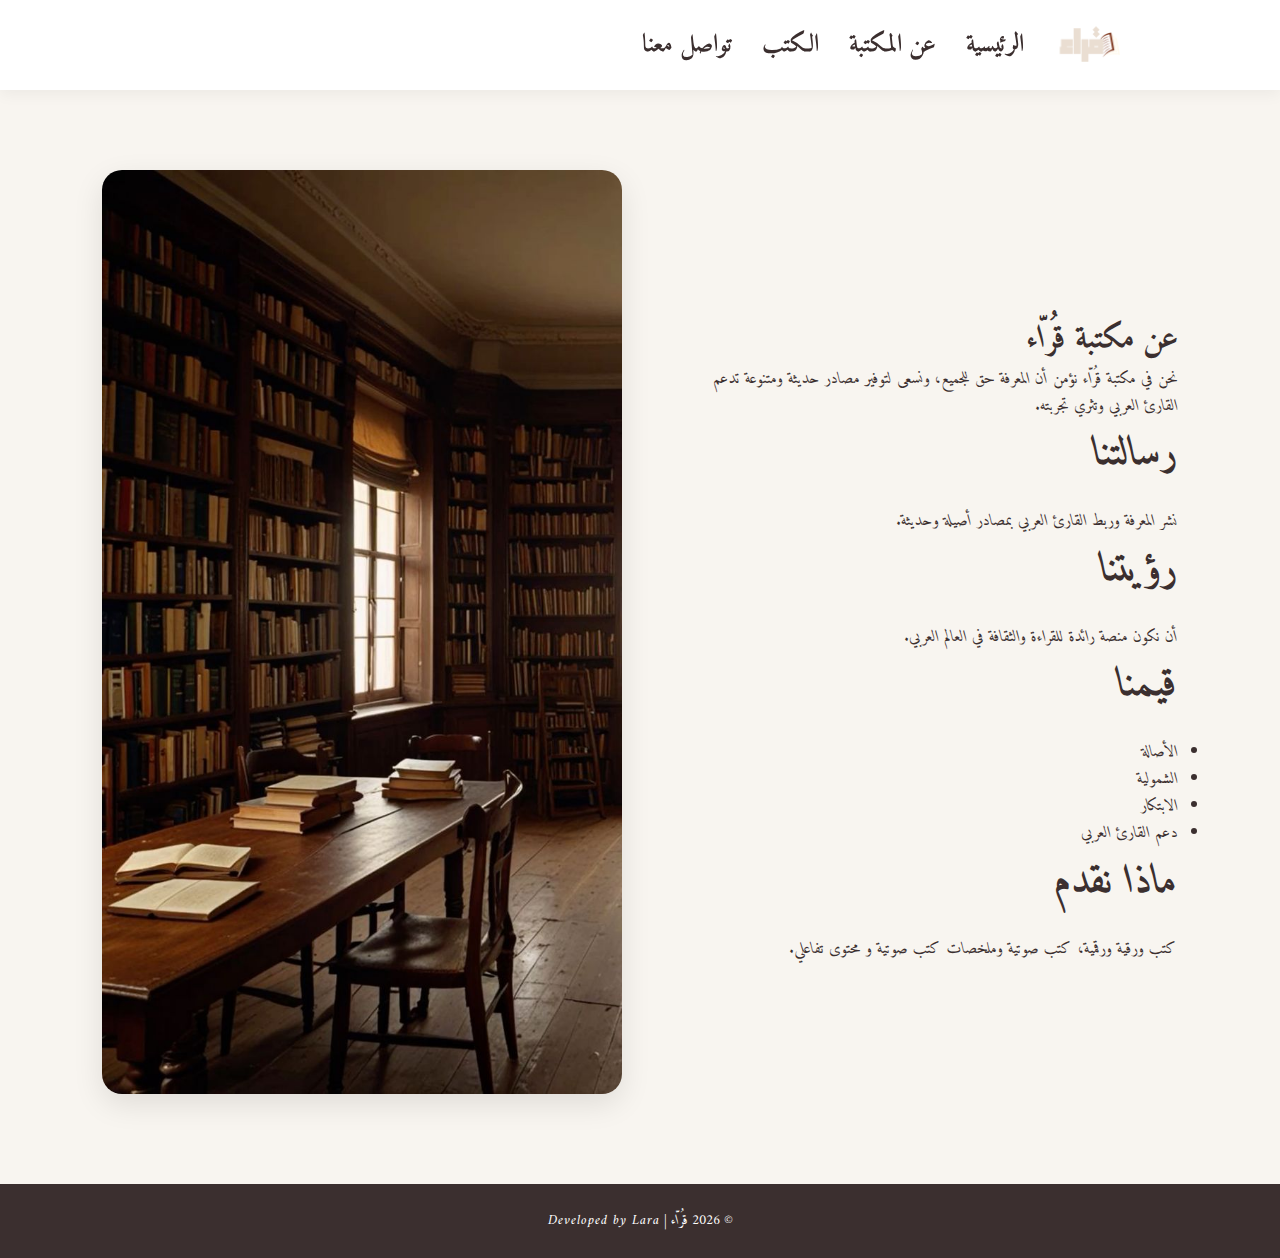
<file: pages/aboutus.html>
<!DOCTYPE html>
<html lang="ar" dir="rtl">

<head>
<meta charset="UTF-8">
    <link href="https://fonts.googleapis.com/css2?family=Amiri&display=swap" rel="stylesheet">
    <meta name="viewport" content="width=device-width, initial-scale=1.0">
    <title>مكتبة قُرّاء- عن المكتبة </title>
    <link rel="stylesheet" href="../css/style.css">
    <!-- <link rel="stylesheet" href="../css/aboutus.css" />There is nothing special that needs its own style. Everything from the basic style has been applied from style.css -->
</head>

<body>
    <header>
        <nav>
            <img src="../images/logo.png" alt="شعار مكتبة قُرّاء" class="logo">
            <ul>
                <li><a href="../index.html">الرئيسية</a></li>
                <li><a href="aboutus.html">عن المكتبة</a></li>
                <li><a href="book.html">الكتب</a></li>
                <li><a href="contantus.html">تواصل معنا</a></li>
            </ul>
        </nav>
    </header>
    <section class="about">
        <div class="text">
            <h1>عن مكتبة <em> قُرّاء<em> </h1>
            <p>نحن في مكتبة قُرّاء نؤمن أن المعرفة حق للجميع، ونسعى لتوفير مصادر حديثة ومتنوعة تدعم القارئ العربي وتثري
                تجربته.</p>

            <h2>رسالتنا</h2>
            <p>نشر المعرفة وربط القارئ العربي بمصادر أصيلة وحديثة.</p>

            <h2>رؤيتنا</h2>
            <p>أن نكون منصة رائدة للقراءة والثقافة في العالم العربي.</p>

            <h2>قيمنا</h2>
            <ul>
                <li>الأصالة</li>
                <li>الشمولية</li>
                <li>الابتكار</li>
                <li>دعم القارئ العربي</li>
            </ul>

            <h2>ماذا نقدم</h2>
            <p>كتب ورقية ورقمية، كتب صوتية وملخصات كتب صوتية و محتوى تفاعلي.</p>
        </div>

        <img src="../images/aboout.jpg" alt="صورة تعبيرية عن مكتبة قُرّاء">
    </section>

    <footer>
        <p>© 2026 قُرّاء | Developed by Lara</p>
    </footer>
</body>

</html>
</file>
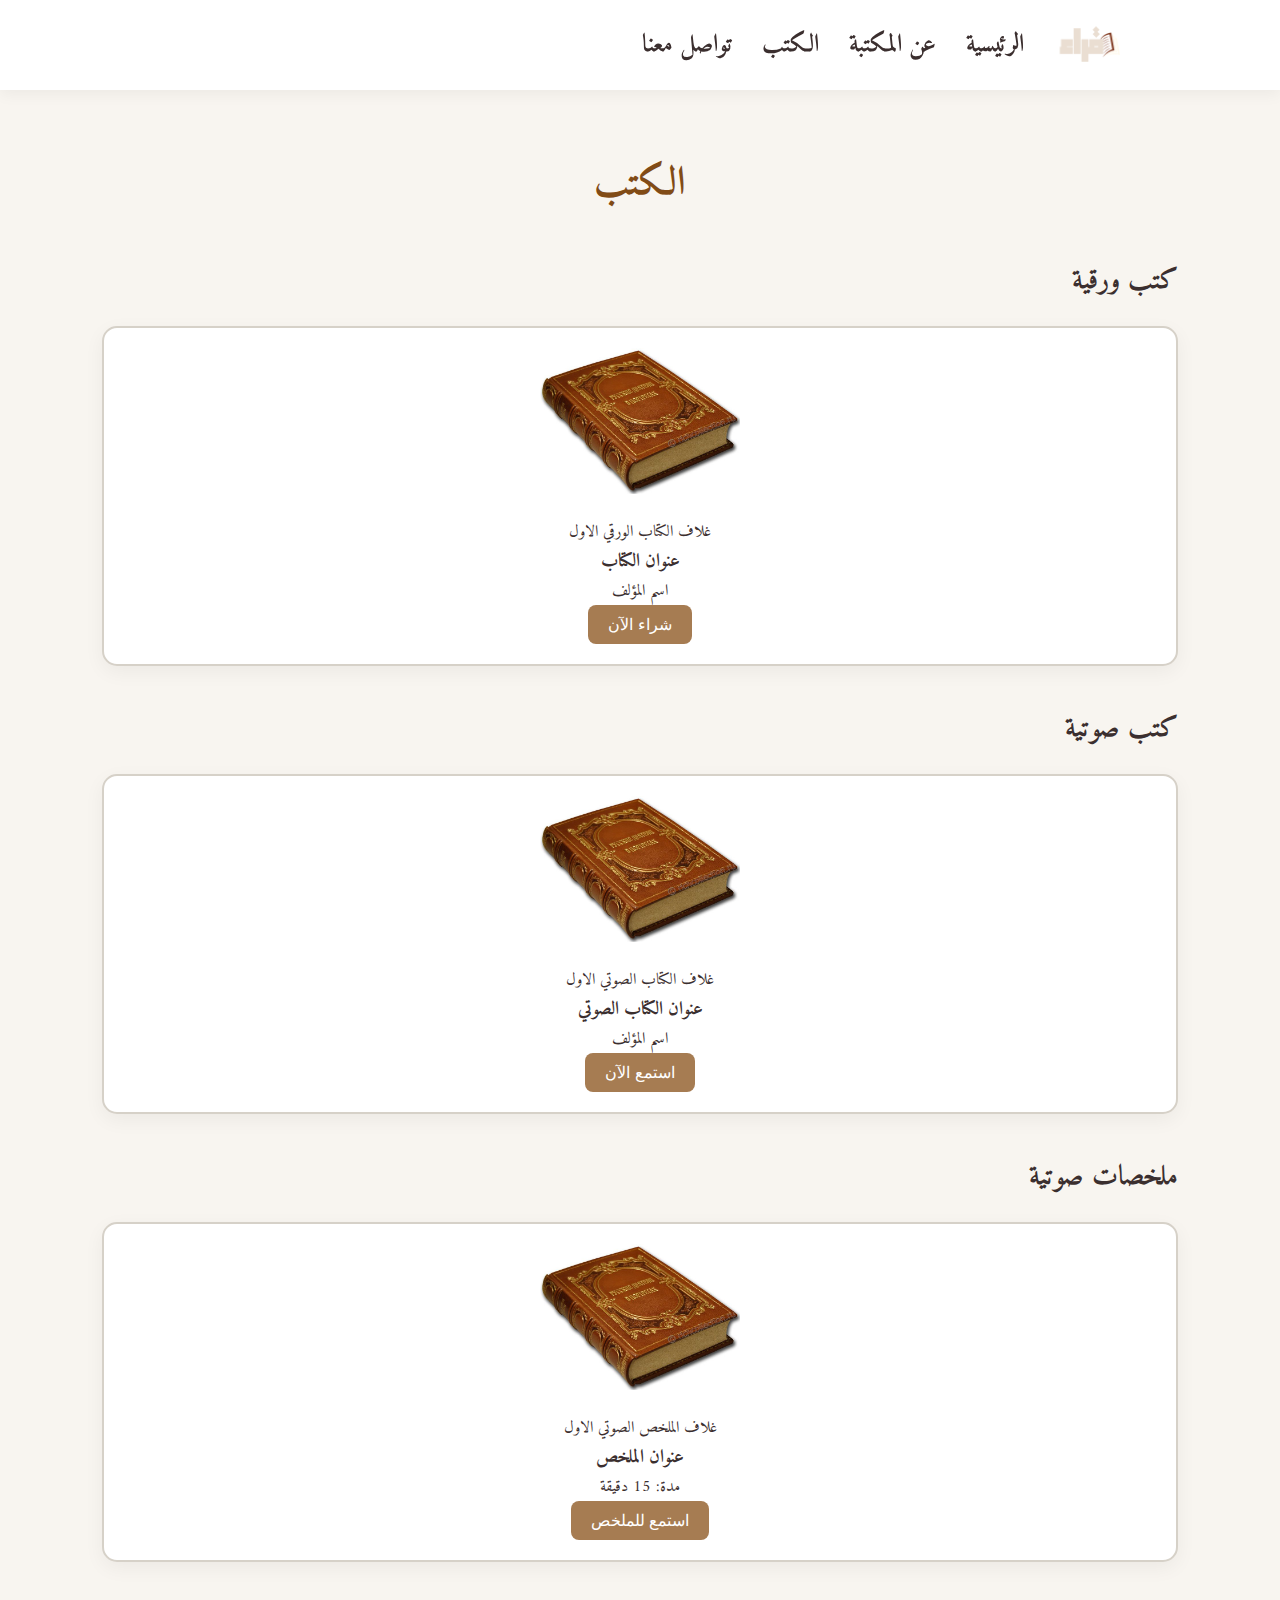
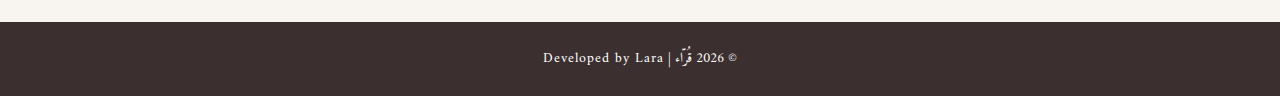
<file: pages/book.html>
<!DOCTYPE html>
<html lang="ar" dir="rtl">

<head>
<meta charset="UTF-8">
    <link href="https://fonts.googleapis.com/css2?family=Amiri&display=swap" rel="stylesheet">
    <meta name="viewport" content="width=device-width, initial-scale=1.0">
    <title>مكتبة قُرّاء - الكتب </title>
    <link rel="stylesheet" href="../css/style.css">
    <link rel="stylesheet" href="../css/book.css">
</head>

<body>
    <header>
        <nav>
            <img src="../images/logo.png" alt="شعار مكتبة قُرّاء" class="logo">
            <ul>
                <li><a href="../index.html">الرئيسية</a></li>
                <li><a href="aboutus.html">عن المكتبة</a></li>
                <li><a href="book.html">الكتب</a></li>
                <li><a href="contantus.html">تواصل معنا</a></li>
            </ul>
        </nav>
    </header>

    <section class="books">
        <h1>الكتب</h1>

        <!--  To Do: This is just one example to illustrate the idea and will be completed later  -->
        <h2>كتب ورقية</h2>
        <div class="book-grid">
            <div class="book-card">
                <img src="../images/book1.jpg" alt="غلاف الكتاب">
                <figcaption>غلاف الكتاب الورقي الاول </figcaption>
                <h3>عنوان الكتاب</h3>
                <p>اسم المؤلف</p>
                <button>شراء الآن</button>
            </div>
        </div>

        <h2>كتب صوتية</h2>
        <div class="book-grid">
            <div class="book-card">
                <img src="../images/book1.jpg" alt="غلاف الكتاب الصوتي">
                <figcaption>غلاف الكتاب الصوتي الاول </figcaption>
                <h3>عنوان الكتاب الصوتي</h3>
                <p>اسم المؤلف</p>
                <button>استمع الآن</button>
            </div>
        </div>

        <h2>ملخصات صوتية</h2>
        <div class="book-grid">
            <div class="book-card">
                <img src="../images/book1.jpg" alt="غلاف الملخص">
                <figcaption>غلاف الملخص الصوتي الاول </figcaption>
                <h3>عنوان الملخص</h3>
                <p>مدة: 15 دقيقة</p>
                <button>استمع للملخص</button>
            </div>
        </div>
    </section>

    <footer>
        <p>© 2026 قُرّاء | Developed by Lara</p>
    </footer>
</body>

</html>
</file>
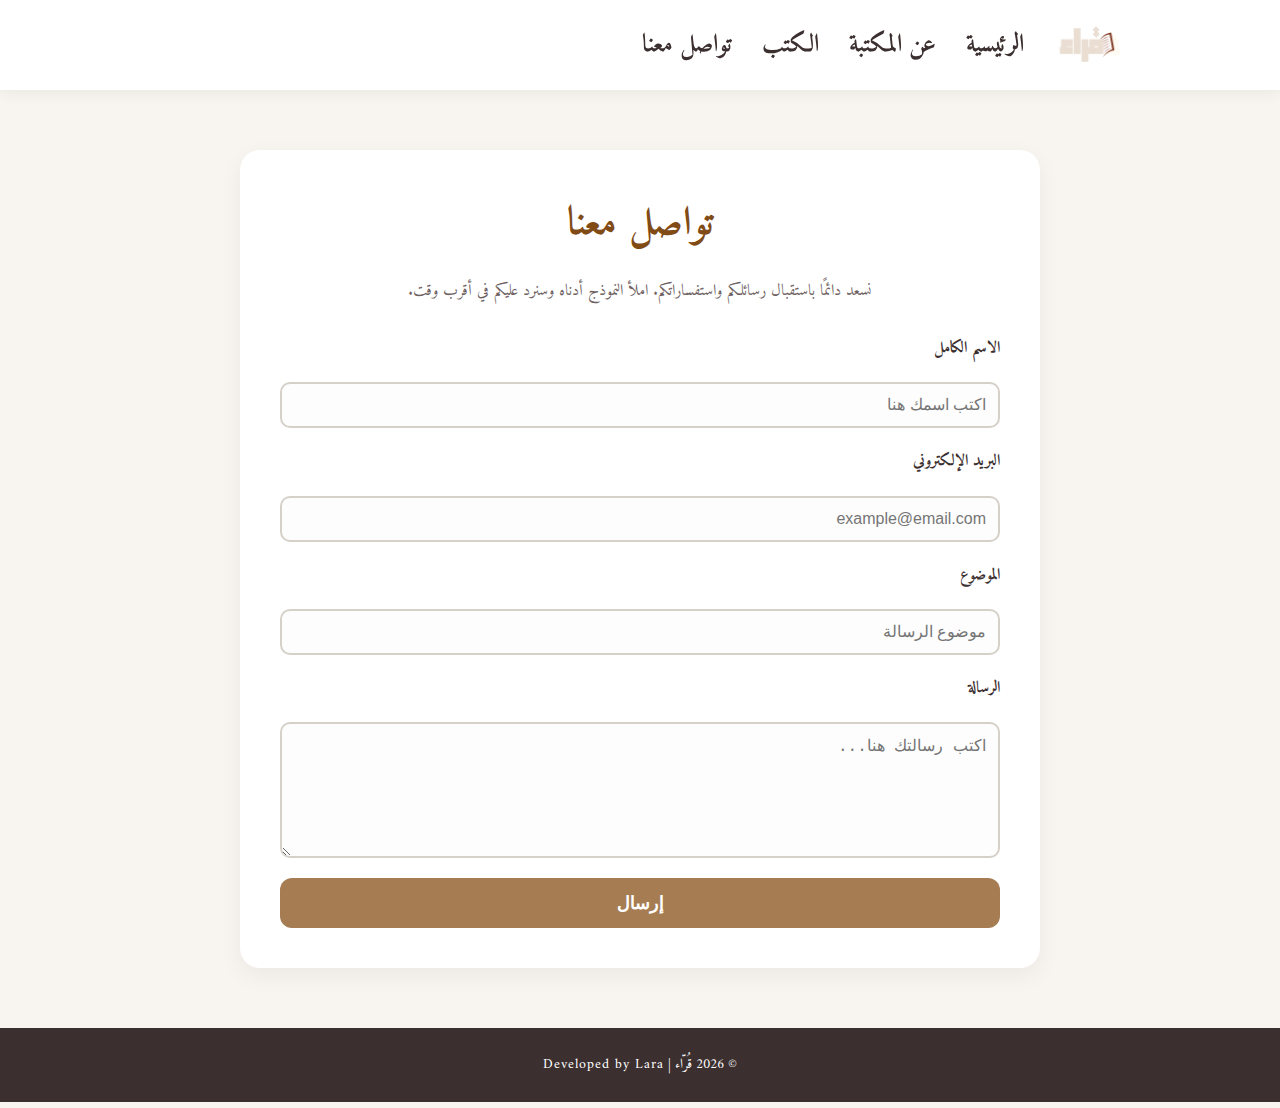
<file: pages/contantus.html>
<!DOCTYPE html>
<html lang="ar" dir="rtl">

<head>
<meta charset="UTF-8">
    <link href="https://fonts.googleapis.com/css2?family=Amiri&display=swap" rel="stylesheet">
    <meta name="viewport" content="width=device-width, initial-scale=1.0">
    <title>مكتبة قُرّاء - تواصل معنا </title>
    <link rel="stylesheet" href="../css/style.css">
    <link rel="stylesheet" href="../css/contantus.css">
</head>

<body>
    <header>
        <nav>
            <img src="../images/logo.png" alt="شعار مكتبة قُرّاء" class="logo">
            <ul>
                <li><a href="../index.html">الرئيسية</a></li>
                <li><a href="aboutus.html">عن المكتبة</a></li>
                <li><a href="book.html">الكتب</a></li>
                <li><a href="contantus.html">تواصل معنا</a></li>
            </ul>
        </nav>
    </header>
    <section class="contact">
        <h1>تواصل معنا</h1>
        <p>نسعد دائمًا باستقبال رسائلكم واستفساراتكم. املأ النموذج أدناه وسنرد عليكم في أقرب وقت.</p>
        <form class="contact-form">
            <label for="name">الاسم الكامل</label>
            <input type="text" id="name" name="name" placeholder="اكتب اسمك هنا" required>
            <label for="email">البريد الإلكتروني</label>
            <input type="email" id="email" name="email" placeholder="example@email.com" required>
            <label for="subject">الموضوع</label>
            <input type="text" id="subject" name="subject" placeholder="موضوع الرسالة" required>
            <label for="message">الرسالة</label>
            <textarea id="message" name="message" rows="6" placeholder="اكتب رسالتك هنا..." required></textarea> <button
                type="submit" class="send-button">إرسال</button>
        </form>
    </section>

    <footer>
        <p>© 2026 قُرّاء | Developed by Lara</p>
    </footer>
</body>

</html>
</file>
<file: css/style.css>
* {
  margin: 0;
  padding: 0;
  box-sizing: border-box;
}
body {
  font-family: 'Amiri', serif;
  background: #f8f5f0;
  color: #3b2f2f;
  line-height: 1.7;
  overflow-x: hidden;
}

section {
  padding: 80px 8%;
}


/*header css*/
header {
  background: #fff;
  box-shadow: 0 4px 15px rgba(0, 0, 0, 0.05);
  position: sticky;
  top: 0;
  z-index: 1000;

  height: 90px;
  display: flex;
  align-items: center;
  padding: 0 40px;
}

.logo {
  width: 120px;
  height: auto;
}

nav {
  display: flex;
  justify-content: flex-start;
  align-items: center;
  padding: 20px 8%;
}

nav ul {
  list-style: none;
  display: flex;
  gap: 30px;
}

nav a {
  text-decoration: none;
  font-weight: 700;
  font-size: 25px;
  color: #3b2f2f;
  transition: 0.3s ease;
  position: relative;
}

nav a:hover {
  color: #eee1d2;
}


/*/hero section*/

.hero {
  min-height: 40vh;
  display: flex;
  justify-content: space-between;
  background: linear-gradient(to left, #f8f5f0, #efe6dc);
  gap: 50px;
}

.hero-content {
  max-width: 45%;
}

.hero h1 {
  font-size: 65px;
  color: #814b16;
  margin-bottom: 65px;
}

.hero p {
  font-size: 22px;
  color: #6e5f5f;
  margin-bottom: 30px;
}

.sub-button {
  display: inline-block;
  background: #a67c52;
  color: #000000;
  padding: 14px 35px;
  border-radius: 12px;
  font-size: 18px;
  transition: 0.3s ease;
  box-shadow: 0 6px 15px rgba(0, 0, 0, 0.1);
}

.sub-button:hover {
  background: #814b16;
  ;
  transform: translateY(-4px);
}

.hero img {
  max-width: 100%;
  height: auto;
  border-radius: 20px;
}
/* cards */
.info-cards {
  display: grid;
  grid-template-columns: repeat(auto-fit, minmax(220px, 1fr));
  gap: 30px;
}

.card {
  background: #f8f5f0;
  border: 2px solid #d6d1c8;
  padding: 35px 20px;
  text-align: center;
  border-radius: 20px;
  box-shadow: 0 8px 25px rgba(0, 0, 0, 0.05);
  transition: 0.3s ease;
  font-size: 18px;
}

.card:hover {
  transform: translateY(-10px);
}


/*شabout*/

.about {
  display: flex;
  align-items: center;
  justify-content: space-between;
  gap: 60px;
}

.about .text {
  max-width: 50%;
}

.about h2 {
  font-size: 40px;
  margin-bottom: 20px;
}

.about p {
  color: var(--text-soft);
}

.about img {
  width: 520px;
  border-radius: 20px;
  box-shadow: 0 10px 30px rgba(0, 0, 0, 0.1);
}


/*footer*/
footer {
  background: #3b2f2f;
  color: #fff;
  text-align: center;
  padding: 25px;
  font-size: 14px;
  letter-spacing: 1px;
}


/* Responsive Design */
@media (max-width: 1024px) {
  nav a {
    font-size: 20px;
  }

  .hero h1 {
    font-size: 50px;
    margin-bottom: 40px;
  }

  .hero p {
    font-size: 18px;
  }

  .hero img {
    height: 450px;
    width: auto;
  }

  .about h2 {
    font-size: 32px;
  }
}

@media (max-width: 768px) {

  header {
    flex-direction: row; /* يضل صف */
    justify-content: space-between;
    height: 70px;
    padding: 0 20px;
  }

  nav {
    padding: 0;
  }

  nav ul {
    flex-direction: row;
    gap: 15px;
  }

  nav a {
    font-size: 16px;
  }


  .hero {
    flex-direction: column;
    text-align: center;
    gap: 30px;
    padding: 40px 20px;
  }

  .hero-content {
    max-width: 100%;
  }

  .hero h1 {
    font-size: 40px;
    margin-bottom: 25px;
  }

  .hero p {
    font-size: 18px;
    margin-bottom: 20px;
  }

  .hero img {
    height: 300px;
    width: auto;
  }

  .about {
    flex-direction: column;
    text-align: center;
    gap: 30px;
  }

  .about .text {
    max-width: 100%;
  }

  .about img {
    width: 90%;
  }
  section {
  padding: 50px 5%;
}
}


@media (max-width: 480px) {
  nav a {
    font-size: 16px;
  }

  .logo {
    width: 90px;
  }

.hero h1 {
  font-size: 32px;
}

.hero p {
  font-size: 16px;
}

.sub-button {
  padding: 10px 20px;
  font-size: 16px;
}

.card {
  font-size: 16px;
  padding: 20px;
}

.about h2 {
  font-size: 28px;
}

footer {
  font-size: 12px;
  padding: 15px;
}

section {
  padding: 40px 4%;
}
}
</file>
<file: css/book.css>
.books {
  padding: 60px 8%;
}

.books h1 {
  font-size: 40px;
  color: #814b16;
  margin-bottom: 30px;
  text-align: center;
}

.books h2 {
  font-size: 28px;
  margin: 40px 0 20px;
  color: #3b2f2f;
}

.book-grid {
  display: grid;
  grid-template-columns: repeat(auto-fit, minmax(220px, 1fr));
  gap: 25px;
}

.book-card {
  background: #fff;
  border: 2px solid #d6d1c8;
  border-radius: 15px;
  padding: 20px;
  text-align: center;
  box-shadow: 0 6px 20px rgba(0,0,0,0.05);
  transition: 0.3s ease;
}

.book-card:hover {
  transform: translateY(-8px);
}

.book-card img {
  max-width: 200px;
  border-radius: 10px;
  margin-bottom: 15px;
}

.book-card button {
  background: #a67c52;
  color: #fff;
  padding: 10px 20px;
  border: none;
  border-radius: 8px;
  font-size: 16px;
  cursor: pointer;
  transition: 0.3s ease;
}

.book-card button:hover {
  background: #814b16;
}



/* Responsive Design */

@media (max-width: 1024px) {
  .books h1 {
    font-size: 32px;
  }

  .books h2 {
    font-size: 24px;
  }

  .book-card img {
    max-width: 160px;
  }
}
@media (max-width: 480px) {
  .books h1 {
    font-size: 24px;
  }

  .books h2 {
    font-size: 20px;
  }

  .book-card img {
    max-width: 100px;
  }

  .book-card button {
    font-size: 13px;
    padding: 6px 14px;
  }
}
</file>
<file: css/contantus.css>
* {
  box-sizing: border-box;
}
.contact {
  width: 100%;
  max-width: 800px;
  margin: 60px auto;
  background: #fff;
  padding: 40px;
  border-radius: 20px;
  box-shadow: 0 8px 25px rgba(0,0,0,0.05);
}

.contact h1 {
  font-size: 40px;
  color: #814b16;
  margin-bottom: 20px;
  text-align: center;
}

.contact p {
  text-align: center;
  margin-bottom: 30px;
  color: #6e5f5f;
}

.contact-form {
  display: flex;
  flex-direction: column;
  gap: 20px;
}

.contact-form label {
  font-weight: bold;
  color: #3b2f2f;
}

.contact-form input,
.contact-form textarea {
  width: 100%;
  padding: 12px;
  border: 2px solid #d6d1c8;
  border-radius: 10px;
  font-size: 16px;
  background: #fdfdfd;
  transition: 0.3s ease;
}

.contact-form input:focus,
.contact-form textarea:focus {
  border-color: #a67c52;
  outline: none;
  box-shadow: 0 0 8px rgba(166,124,82,0.3);
}

.send-button {
  background: #a67c52;
  color: #fff;
  padding: 14px;
  border: none;
  border-radius: 12px;
  font-size: 18px;
  font-weight: bold;
  cursor: pointer;
  transition: 0.3s ease;
}

.send-button:hover {
  background: #814b16;
  transform: translateY(-3px);
}

/* Responsive Design */
@media (max-width: 600px) {
  .contact {
    padding: 20px;
  }

  .contact h1 {
    font-size: 28px;
  }

  .send-button {
    font-size: 16px;
    padding: 12px;
  }
}
</file>
